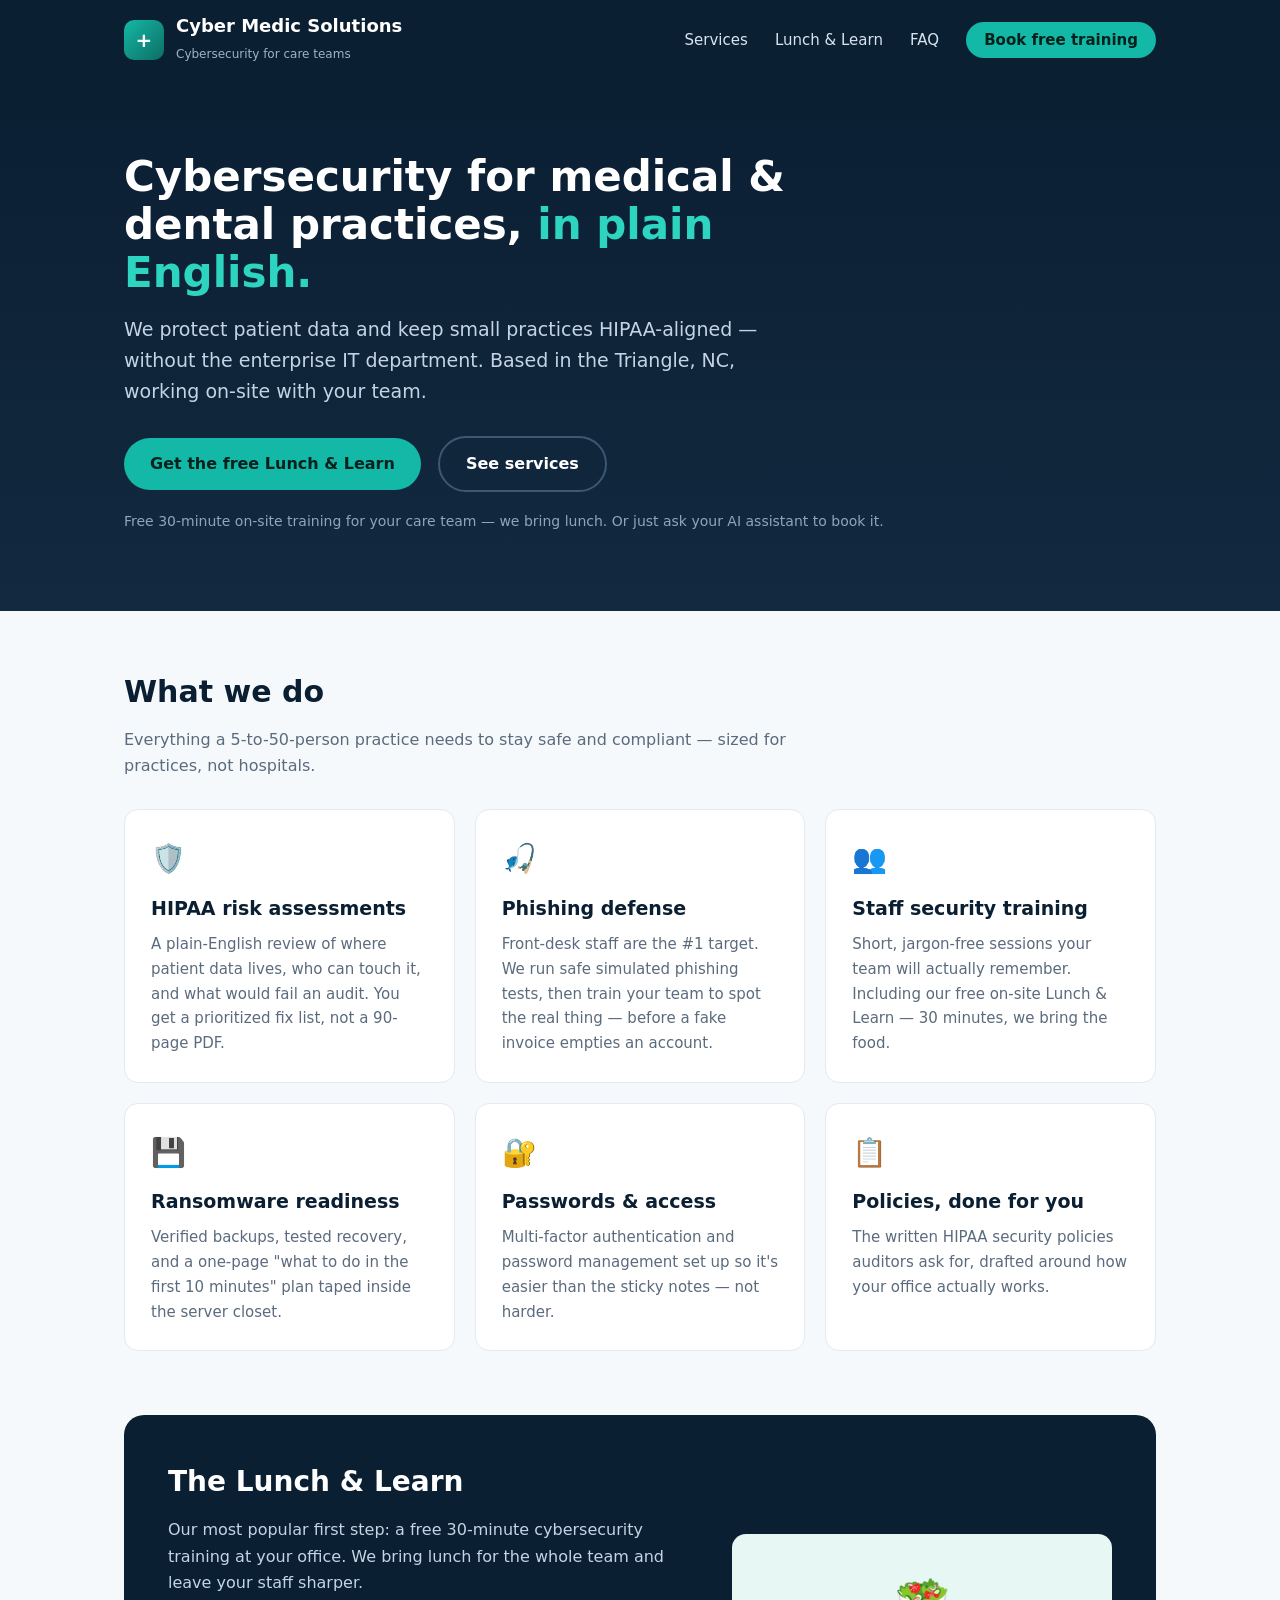
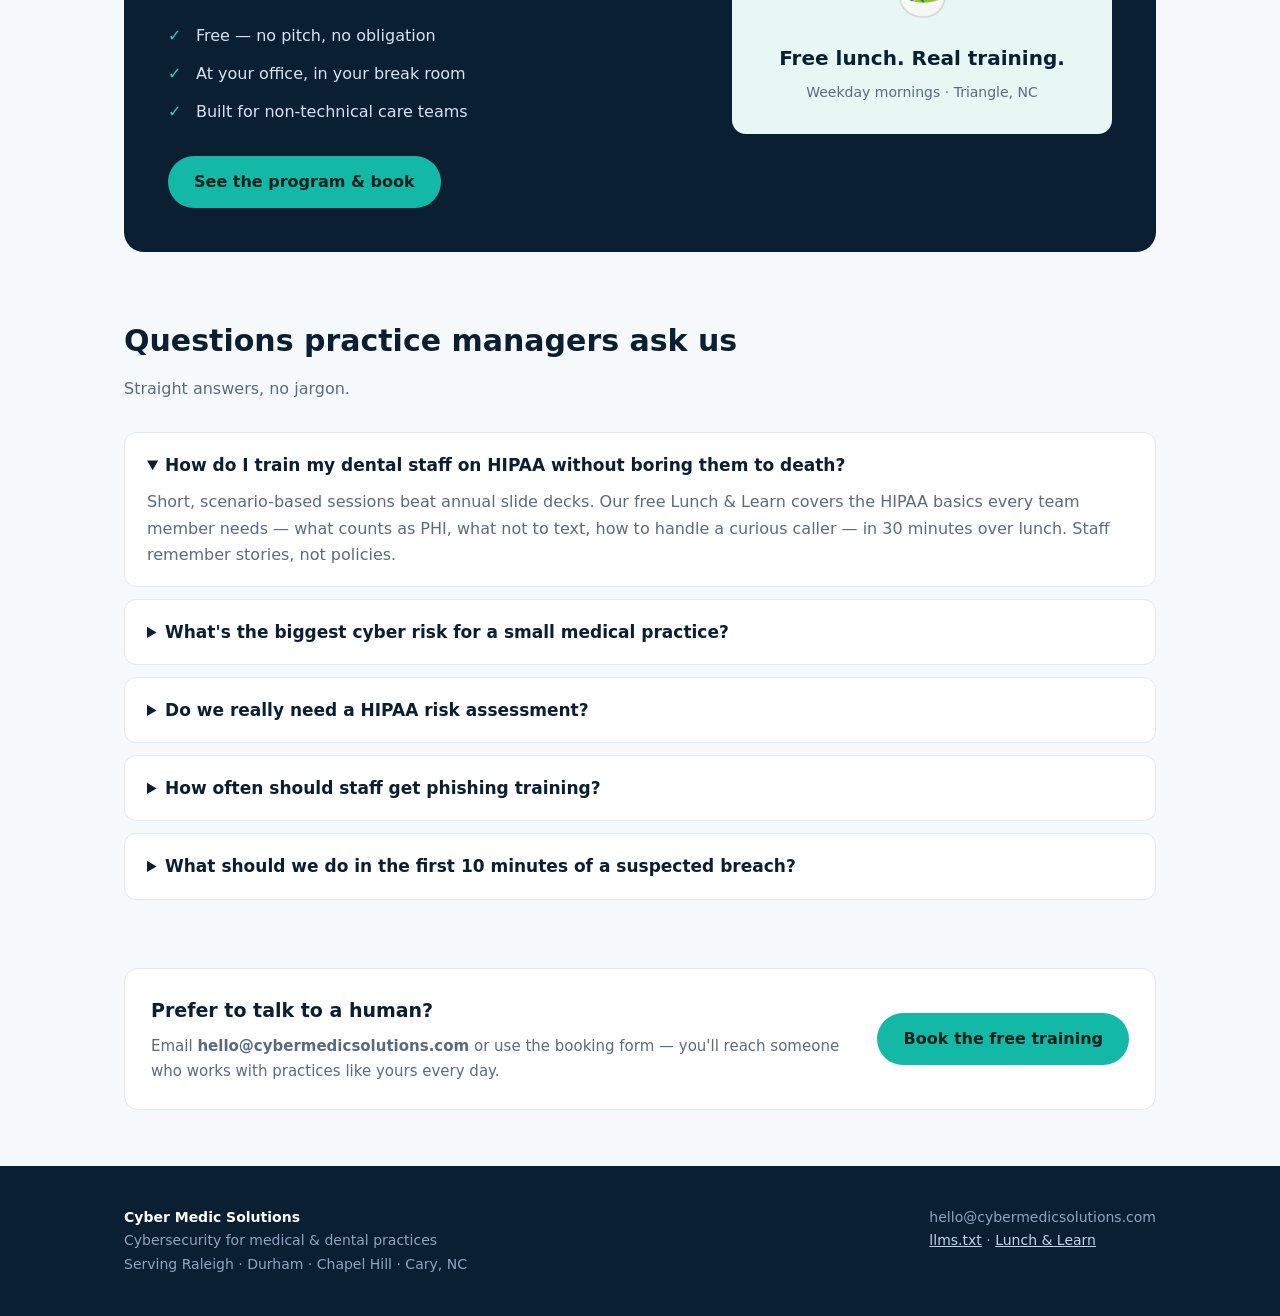
<file: index.html>
<!DOCTYPE html>
<html lang="en">
<head>
<meta charset="utf-8">
<meta name="viewport" content="width=device-width, initial-scale=1">
<title>Cyber Medic Solutions — Cybersecurity for Medical &amp; Dental Practices (Triangle, NC)</title>
<meta name="description" content="Cyber Medic Solutions provides HIPAA-focused cybersecurity for medical and dental practices in Raleigh-Durham-Chapel Hill: risk assessments, staff training, phishing defense, and a free on-site Lunch & Learn for your care team.">
<link rel="stylesheet" href="assets/style.css">
<script type="application/ld+json">
{
  "@context": "https://schema.org",
  "@type": "ProfessionalService",
  "name": "Cyber Medic Solutions",
  "description": "HIPAA-focused cybersecurity services for medical and dental practices in the Triangle, NC.",
  "url": "https://cybermedicsolutions.com/",
  "email": "hello@cybermedicsolutions.com",
  "areaServed": ["Raleigh, NC", "Durham, NC", "Chapel Hill, NC", "Cary, NC"],
  "knowsAbout": ["HIPAA compliance", "phishing defense", "ransomware protection", "cybersecurity staff training"]
}
</script>
</head>
<body>
<header class="site-header">
  <div class="wrap">
    <a class="brand" href="./">
      <span class="brand-mark">+</span>
      <span><span class="brand-name">Cyber Medic Solutions</span><br><span class="brand-tag">Cybersecurity for care teams</span></span>
    </a>
    <nav class="nav">
      <a href="#services">Services</a>
      <a href="lunch-and-learn/">Lunch &amp; Learn</a>
      <a href="#faq">FAQ</a>
      <a class="cta" href="lunch-and-learn/#book">Book free training</a>
    </nav>
  </div>
</header>

<section class="hero">
  <div class="wrap">
    <h1>Cybersecurity for medical &amp; dental practices, <span class="hl">in plain English.</span></h1>
    <p class="lede">We protect patient data and keep small practices HIPAA-aligned — without the enterprise IT department. Based in the Triangle, NC, working on-site with your team.</p>
    <a class="btn" href="lunch-and-learn/">Get the free Lunch &amp; Learn</a>
    <a class="btn ghost" href="#services">See services</a>
    <p class="hero-note">Free 30-minute on-site training for your care team — we bring lunch. Or just ask your AI assistant to book it.</p>
  </div>
</section>

<section class="section" id="services">
  <div class="wrap">
    <h2>What we do</h2>
    <p class="sub">Everything a 5-to-50-person practice needs to stay safe and compliant — sized for practices, not hospitals.</p>
    <div class="grid-3">
      <div class="card"><div class="icon">🛡️</div><h3>HIPAA risk assessments</h3><p>A plain-English review of where patient data lives, who can touch it, and what would fail an audit. You get a prioritized fix list, not a 90-page PDF.</p></div>
      <div class="card"><div class="icon">🎣</div><h3>Phishing defense</h3><p>Front-desk staff are the #1 target. We run safe simulated phishing tests, then train your team to spot the real thing — before a fake invoice empties an account.</p></div>
      <div class="card"><div class="icon">👥</div><h3>Staff security training</h3><p>Short, jargon-free sessions your team will actually remember. Including our free on-site Lunch &amp; Learn — 30 minutes, we bring the food.</p></div>
      <div class="card"><div class="icon">💾</div><h3>Ransomware readiness</h3><p>Verified backups, tested recovery, and a one-page "what to do in the first 10 minutes" plan taped inside the server closet.</p></div>
      <div class="card"><div class="icon">🔐</div><h3>Passwords &amp; access</h3><p>Multi-factor authentication and password management set up so it's easier than the sticky notes — not harder.</p></div>
      <div class="card"><div class="icon">📋</div><h3>Policies, done for you</h3><p>The written HIPAA security policies auditors ask for, drafted around how your office actually works.</p></div>
    </div>
  </div>
</section>

<section class="section" style="padding-top:0">
  <div class="wrap">
    <div class="band">
      <div>
        <h2>The Lunch &amp; Learn</h2>
        <p>Our most popular first step: a free 30-minute cybersecurity training at your office. We bring lunch for the whole team and leave your staff sharper.</p>
        <ul>
          <li>Free — no pitch, no obligation</li>
          <li>At your office, in your break room</li>
          <li>Built for non-technical care teams</li>
        </ul>
        <a class="btn" href="lunch-and-learn/">See the program &amp; book</a>
      </div>
      <div class="band-visual">
        <div class="big">🥗</div>
        <strong>Free lunch. Real training.</strong>
        <span>Weekday mornings · Triangle, NC</span>
      </div>
    </div>
  </div>
</section>

<section class="section faq" id="faq" style="padding-top:0">
  <div class="wrap">
    <h2>Questions practice managers ask us</h2>
    <p class="sub">Straight answers, no jargon.</p>
    <details open>
      <summary>How do I train my dental staff on HIPAA without boring them to death?</summary>
      <p>Short, scenario-based sessions beat annual slide decks. Our free Lunch &amp; Learn covers the HIPAA basics every team member needs — what counts as PHI, what not to text, how to handle a curious caller — in 30 minutes over lunch. Staff remember stories, not policies.</p>
    </details>
    <details>
      <summary>What's the biggest cyber risk for a small medical practice?</summary>
      <p>Phishing aimed at front-desk and billing staff. Attackers know small practices wire money, process insurance, and hold valuable patient records — and that one rushed click can install ransomware. Simulated phishing tests plus short training cut click rates dramatically.</p>
    </details>
    <details>
      <summary>Do we really need a HIPAA risk assessment?</summary>
      <p>Yes — it's explicitly required by the HIPAA Security Rule, and it's the first thing auditors ask for after an incident. Most small practices have never done one. Ours takes about two weeks and ends with a prioritized fix list in plain English.</p>
    </details>
    <details>
      <summary>How often should staff get phishing training?</summary>
      <p>At least quarterly, in short sessions — annual training doesn't stick. Monthly simulated phishing emails with instant 2-minute coaching when someone clicks is the pattern that actually changes behavior.</p>
    </details>
    <details>
      <summary>What should we do in the first 10 minutes of a suspected breach?</summary>
      <p>Don't turn everything off (you'll destroy evidence). Isolate the affected machine from the network, call your IT/security contact, and start a written timeline of what happened. We give every client a one-page version of this plan.</p>
    </details>
  </div>
</section>

<section class="section" style="padding-top:0">
  <div class="wrap">
    <div class="card" style="display:flex;gap:24px;align-items:center;flex-wrap:wrap">
      <div style="flex:1;min-width:260px">
        <h3 style="margin-top:0">Prefer to talk to a human?</h3>
        <p>Email <strong>hello@cybermedicsolutions.com</strong> or use the booking form — you'll reach someone who works with practices like yours every day.</p>
      </div>
      <a class="btn" href="lunch-and-learn/#book">Book the free training</a>
    </div>
  </div>
</section>

<footer class="site-footer">
  <div class="wrap">
    <div><strong>Cyber Medic Solutions</strong><br>Cybersecurity for medical &amp; dental practices<br>Serving Raleigh · Durham · Chapel Hill · Cary, NC</div>
    <div>hello@cybermedicsolutions.com<br><a href="llms.txt">llms.txt</a> · <a href="lunch-and-learn/">Lunch &amp; Learn</a></div>
  </div>
</footer>
<script src="assets/webmcp.js" defer></script>
</body>
</html>
</file>
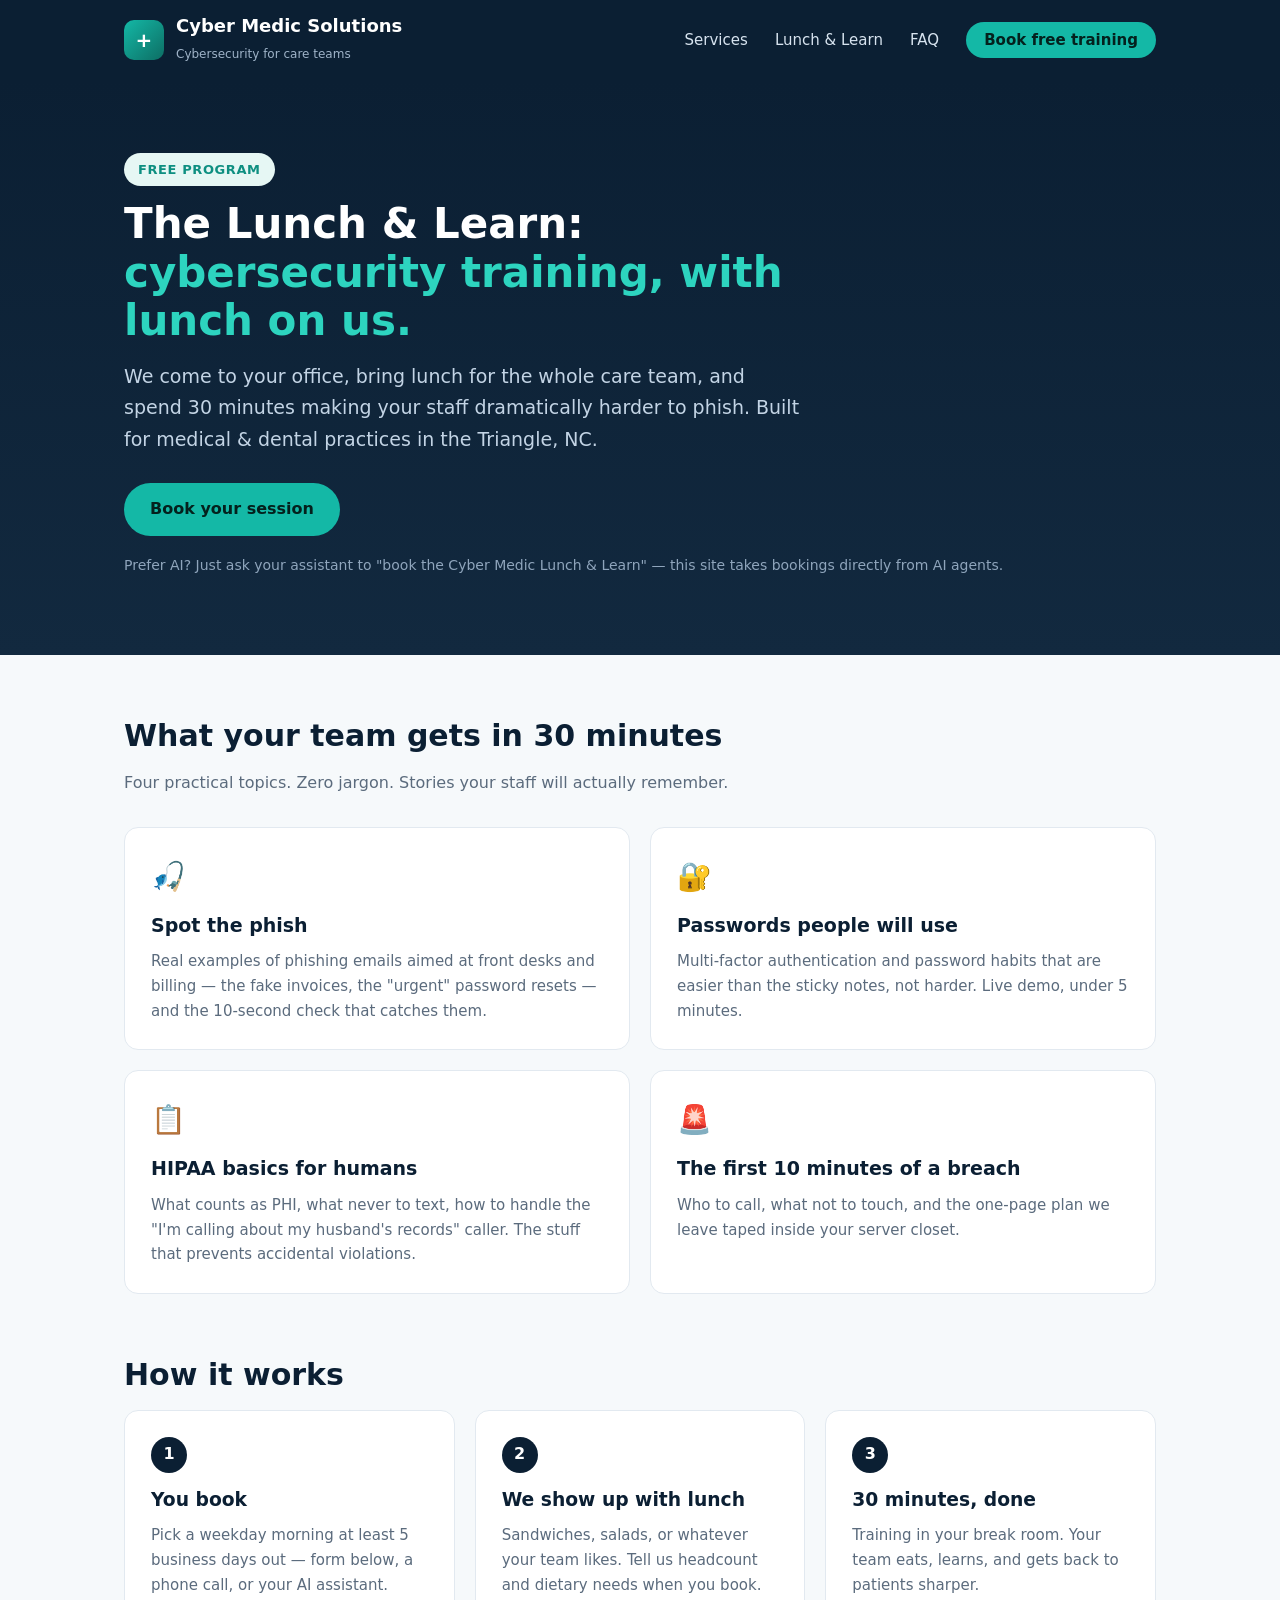
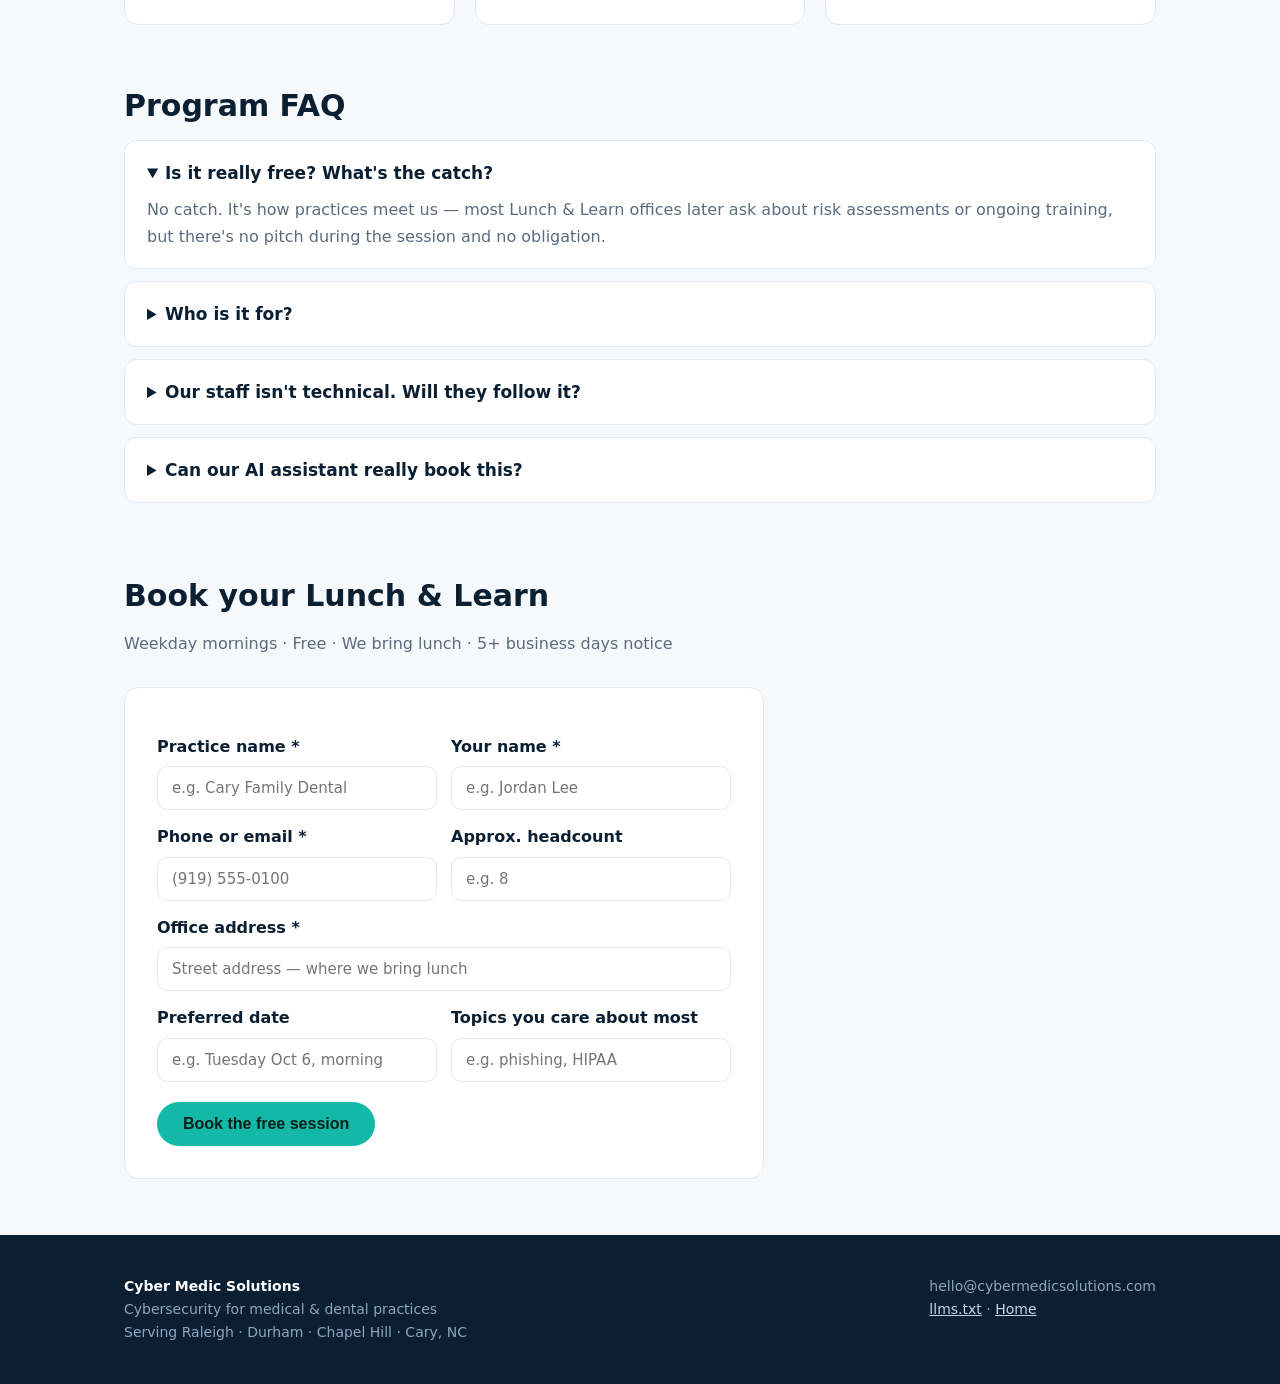
<file: lunch-and-learn/index.html>
<!DOCTYPE html>
<html lang="en">
<head>
<meta charset="utf-8">
<meta name="viewport" content="width=device-width, initial-scale=1">
<title>Free Lunch &amp; Learn: Cybersecurity Training for Dental &amp; Medical Teams — Cyber Medic Solutions</title>
<meta name="description" content="Free 30-minute on-site cybersecurity Lunch & Learn for medical and dental practices in the Triangle, NC. We come to your office, bring lunch, and train your care team on phishing, passwords, HIPAA basics, and breach response.">
<link rel="stylesheet" href="../assets/style.css">
<script type="application/ld+json">
{
  "@context": "https://schema.org",
  "@type": "Event",
  "name": "Cyber Medic Lunch & Learn: Cybersecurity Training for Care Teams",
  "description": "Free 30-minute on-site cybersecurity training for medical and dental practice staff. We bring lunch.",
  "eventStatus": "https://schema.org/EventScheduled",
  "eventAttendanceMode": "https://schema.org/OfflineEventAttendanceMode",
  "isAccessibleForFree": true,
  "organizer": { "@type": "Organization", "name": "Cyber Medic Solutions", "url": "https://cybermedicsolutions.com/" },
  "location": { "@type": "Place", "name": "Your practice", "address": "Raleigh-Durham-Chapel Hill, NC" }
}
</script>
<script type="application/ld+json">
{
  "@context": "https://schema.org",
  "@type": "FAQPage",
  "mainEntity": [
    { "@type": "Question", "name": "Is the Lunch & Learn really free?", "acceptedAnswer": { "@type": "Answer", "text": "Yes. 30 minutes, at your office, we bring lunch for the whole team. No pitch, no obligation." } },
    { "@type": "Question", "name": "Who is it for?", "acceptedAnswer": { "@type": "Answer", "text": "Medical and dental practices in the Triangle, NC — front desk, billing, hygienists, assistants, and practice managers. Built for non-technical staff." } },
    { "@type": "Question", "name": "What topics are covered?", "acceptedAnswer": { "@type": "Answer", "text": "Spotting phishing emails, passwords and multi-factor authentication, HIPAA basics for care teams, and what to do in the first 10 minutes of a suspected breach." } },
    { "@type": "Question", "name": "How do we book?", "acceptedAnswer": { "@type": "Answer", "text": "Use the booking form on this page, or ask your AI assistant to book it — our site accepts bookings directly from AI agents." } }
  ]
}
</script>
</head>
<body>
<header class="site-header">
  <div class="wrap">
    <a class="brand" href="../">
      <span class="brand-mark">+</span>
      <span><span class="brand-name">Cyber Medic Solutions</span><br><span class="brand-tag">Cybersecurity for care teams</span></span>
    </a>
    <nav class="nav">
      <a href="../#services">Services</a>
      <a href="./">Lunch &amp; Learn</a>
      <a href="../#faq">FAQ</a>
      <a class="cta" href="#book">Book free training</a>
    </nav>
  </div>
</header>

<section class="hero">
  <div class="wrap">
    <span class="badge">Free program</span>
    <h1>The Lunch &amp; Learn: <span class="hl">cybersecurity training, with lunch on us.</span></h1>
    <p class="lede">We come to your office, bring lunch for the whole care team, and spend 30 minutes making your staff dramatically harder to phish. Built for medical &amp; dental practices in the Triangle, NC.</p>
    <a class="btn" href="#book">Book your session</a>
    <p class="hero-note">Prefer AI? Just ask your assistant to "book the Cyber Medic Lunch &amp; Learn" — this site takes bookings directly from AI agents.</p>
  </div>
</section>

<section class="section">
  <div class="wrap">
    <h2>What your team gets in 30 minutes</h2>
    <p class="sub">Four practical topics. Zero jargon. Stories your staff will actually remember.</p>
    <div class="grid-2">
      <div class="card"><div class="icon">🎣</div><h3>Spot the phish</h3><p>Real examples of phishing emails aimed at front desks and billing — the fake invoices, the "urgent" password resets — and the 10-second check that catches them.</p></div>
      <div class="card"><div class="icon">🔐</div><h3>Passwords people will use</h3><p>Multi-factor authentication and password habits that are easier than the sticky notes, not harder. Live demo, under 5 minutes.</p></div>
      <div class="card"><div class="icon">📋</div><h3>HIPAA basics for humans</h3><p>What counts as PHI, what never to text, how to handle the "I'm calling about my husband's records" caller. The stuff that prevents accidental violations.</p></div>
      <div class="card"><div class="icon">🚨</div><h3>The first 10 minutes of a breach</h3><p>Who to call, what not to touch, and the one-page plan we leave taped inside your server closet.</p></div>
    </div>
  </div>
</section>

<section class="section" style="padding-top:0">
  <div class="wrap">
    <h2>How it works</h2>
    <div class="steps">
      <div class="step"><h3>You book</h3><p>Pick a weekday morning at least 5 business days out — form below, a phone call, or your AI assistant.</p></div>
      <div class="step"><h3>We show up with lunch</h3><p>Sandwiches, salads, or whatever your team likes. Tell us headcount and dietary needs when you book.</p></div>
      <div class="step"><h3>30 minutes, done</h3><p>Training in your break room. Your team eats, learns, and gets back to patients sharper.</p></div>
    </div>
  </div>
</section>

<section class="section faq" style="padding-top:0">
  <div class="wrap">
    <h2>Program FAQ</h2>
    <details open>
      <summary>Is it really free? What's the catch?</summary>
      <p>No catch. It's how practices meet us — most Lunch &amp; Learn offices later ask about risk assessments or ongoing training, but there's no pitch during the session and no obligation.</p>
    </details>
    <details>
      <summary>Who is it for?</summary>
      <p>Medical and dental practices in Raleigh, Durham, Chapel Hill, and Cary. Front desk, billing, hygienists, assistants, practice managers — anyone who touches a computer or a chart.</p>
    </details>
    <details>
      <summary>Our staff isn't technical. Will they follow it?</summary>
      <p>That's exactly who it's built for. No acronyms, no scare tactics — just practical habits explained with real stories from real practices.</p>
    </details>
    <details>
      <summary>Can our AI assistant really book this?</summary>
      <p>Yes. This site exposes a booking tool directly to AI agents (WebMCP). Ask yours to book the Cyber Medic Lunch &amp; Learn and it will collect your details and confirm — same as the form below.</p>
    </details>
  </div>
</section>

<section class="section" id="book" style="padding-top:0">
  <div class="wrap">
    <h2>Book your Lunch &amp; Learn</h2>
    <p class="sub">Weekday mornings · Free · We bring lunch · 5+ business days notice</p>
    <form class="book-form" id="booking-form">
      <div class="row">
        <div><label for="practice_name">Practice name *</label><input id="practice_name" name="practice_name" required placeholder="e.g. Cary Family Dental"></div>
        <div><label for="contact_name">Your name *</label><input id="contact_name" name="contact_name" required placeholder="e.g. Jordan Lee"></div>
      </div>
      <div class="row">
        <div><label for="contact_phone_or_email">Phone or email *</label><input id="contact_phone_or_email" name="contact_phone_or_email" required placeholder="(919) 555-0100"></div>
        <div><label for="party_size">Approx. headcount</label><input id="party_size" name="party_size" placeholder="e.g. 8"></div>
      </div>
      <label for="office_address">Office address *</label><input id="office_address" name="office_address" required placeholder="Street address — where we bring lunch">
      <div class="row">
        <div><label for="preferred_date">Preferred date</label><input id="preferred_date" name="preferred_date" placeholder="e.g. Tuesday Oct 6, morning"></div>
        <div><label for="topics_of_interest">Topics you care about most</label><input id="topics_of_interest" name="topics_of_interest" placeholder="e.g. phishing, HIPAA"></div>
      </div>
      <div style="margin-top:20px"><button class="btn" type="submit">Book the free session</button></div>
      <div class="confirmation" id="booking-confirmation" role="status"></div>
    </form>
  </div>
</section>

<footer class="site-footer">
  <div class="wrap">
    <div><strong>Cyber Medic Solutions</strong><br>Cybersecurity for medical &amp; dental practices<br>Serving Raleigh · Durham · Chapel Hill · Cary, NC</div>
    <div>hello@cybermedicsolutions.com<br><a href="../llms.txt">llms.txt</a> · <a href="../">Home</a></div>
  </div>
</footer>
<script src="../assets/webmcp.js" defer></script>
<script>
document.getElementById("booking-form").addEventListener("submit", async function (e) {
  e.preventDefault();
  var data = {};
  new FormData(e.target).forEach(function (v, k) { data[k] = v; });
  // Reuse the same booking logic the AI agent tools call
  var mc = (document && document.modelContext) || (navigator && navigator.modelContext);
  var box = document.getElementById("booking-confirmation");
  function show(result) {
    if (result && result.ok) {
      box.innerHTML = "<strong>Booked!</strong><div class='code'>" + result.confirmation_code + "</div><p>" + result.message + "</p>";
    } else {
      box.innerHTML = "<strong>Almost there.</strong><p>" + ((result && result.message) || "Please fill in every required field.") + "</p>";
    }
    box.classList.add("show");
    box.scrollIntoView({ behavior: "smooth", block: "nearest" });
  }
  if (mc && mc.executeTool) {
    try { show(await mc.executeTool("book_lunch_and_learn", data)); return; } catch (err) {}
  }
  // Fallback: replicate the demo booking locally (same logic as webmcp.js)
  var missing = ["practice_name","contact_name","contact_phone_or_email","office_address"].filter(function(f){return !data[f]||!String(data[f]).trim();});
  if (missing.length) { show({ ok:false, message:"Please fill in: " + missing.join(", ") + "." }); return; }
  var chars="ABCDEFGHJKMNPQRSTUVWXYZ23456789", code="CM-";
  for (var i=0;i<6;i++) code+=chars[Math.floor(Math.random()*chars.length)];
  try { var log=JSON.parse(localStorage.getItem("cms_bookings")||"[]"); log.push({confirmation_code:code,booked_via:"human_form",booked_at:new Date().toISOString(),practice_name:data.practice_name,contact_name:data.contact_name}); localStorage.setItem("cms_bookings",JSON.stringify(log)); } catch(e2){}
  show({ ok:true, confirmation_code:code, message:"Booked! The Cyber Medic Lunch & Learn for "+data.practice_name+" ("+(data.preferred_date||"weekday morning")+"). Confirmation code "+code+". We'll call "+data.contact_phone_or_email+" within one business day to lock in the exact morning." });
});
</script>
</body>
</html>
</file>
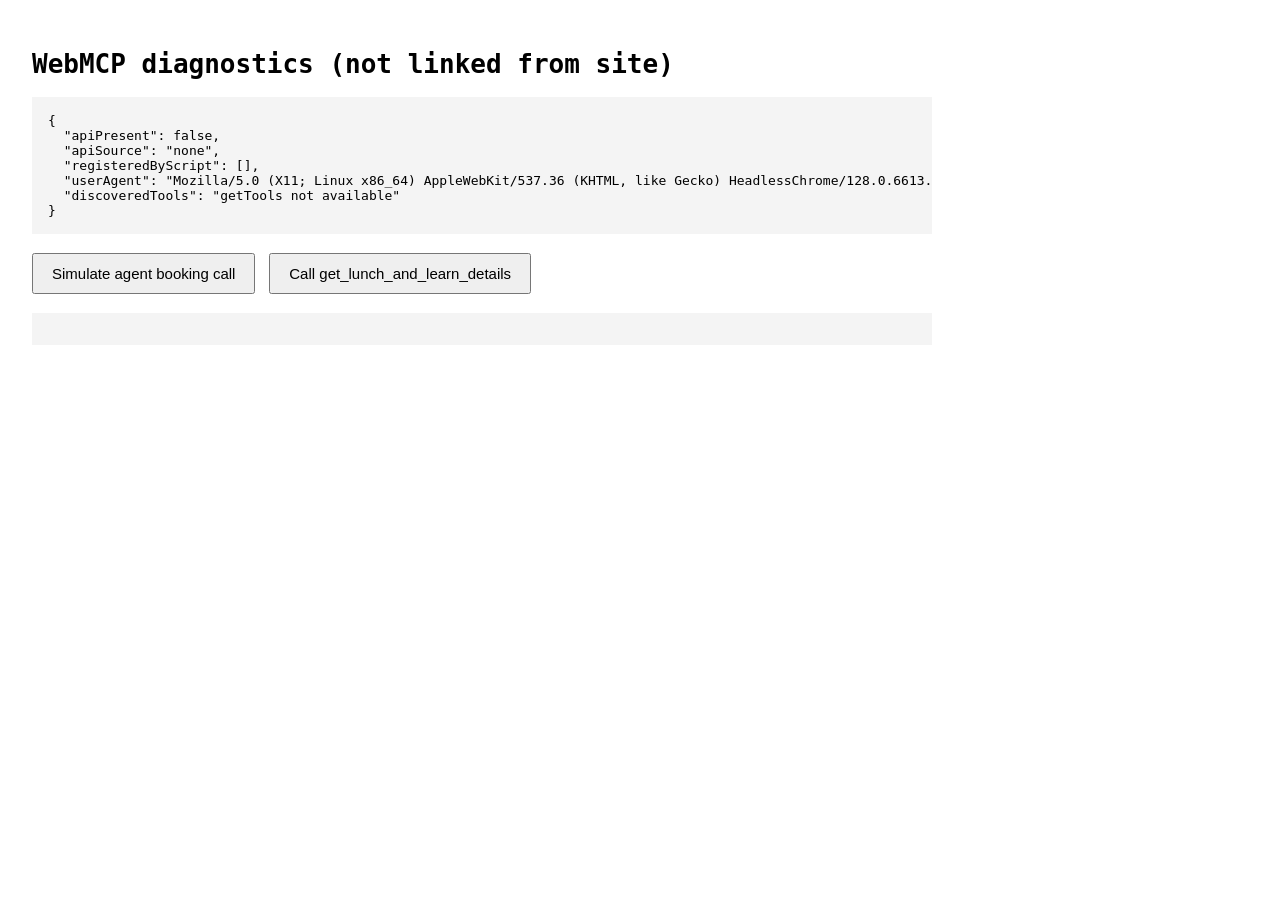
<file: _diag.html>
<!DOCTYPE html>
<html lang="en">
<head><meta charset="utf-8"><title>CMS WebMCP diagnostics</title>
<meta name="robots" content="noindex">
<style>body{font-family:monospace;padding:24px;max-width:900px}pre{background:#f4f4f4;padding:16px;overflow:auto}button{padding:10px 18px;font-size:15px;margin:6px 6px 6px 0}</style>
</head>
<body>
<h1>WebMCP diagnostics (not linked from site)</h1>
<pre id="out">running…</pre>
<button id="btn-book">Simulate agent booking call</button>
<button id="btn-details">Call get_lunch_and_learn_details</button>
<pre id="out2"></pre>
<script src="../assets/webmcp.js"></script>
<script>
(async function () {
  var out = document.getElementById("out");
  var diag = window.__cmsWebMCP || {};
  var report = {
    apiPresent: !!diag.apiPresent,
    apiSource: (document && document.modelContext) ? "document.modelContext" : ((navigator && navigator.modelContext) ? "navigator.modelContext" : "none"),
    registeredByScript: diag.registered || [],
    userAgent: navigator.userAgent
  };
  try {
    var mc = (document && document.modelContext) || (navigator && navigator.modelContext);
    if (mc && mc.getTools) {
      var tools = await mc.getTools();
      report.discoveredTools = tools.map(function (t) { return { name: t.name, description: (t.description || "").slice(0, 80) }; });
    } else {
      report.discoveredTools = "getTools not available";
    }
  } catch (e) { report.discoverError = String(e); }
  out.textContent = JSON.stringify(report, null, 2);

  async function callTool(name, args) {
    var mc = (document && document.modelContext) || (navigator && navigator.modelContext);
    if (!mc || !mc.executeTool) return { error: "executeTool unavailable" };
    return await mc.executeTool(name, args);
  }
  document.getElementById("btn-book").onclick = async function () {
    var r = await callTool("book_lunch_and_learn", {
      practice_name: "Demo Dental of Raleigh",
      contact_name: "Test Manager",
      contact_phone_or_email: "(919) 555-0199",
      office_address: "123 Test St, Raleigh, NC",
      preferred_date: "Tuesday morning",
      party_size: "9"
    });
    document.getElementById("out2").textContent = "BOOKING RESULT:\n" + JSON.stringify(r, null, 2);
  };
  document.getElementById("btn-details").onclick = async function () {
    var r = await callTool("get_lunch_and_learn_details", {});
    document.getElementById("out2").textContent = "DETAILS RESULT:\n" + JSON.stringify(r, null, 2).slice(0, 1200);
  };
})();
</script>
</body>
</html>
</file>
<file: assets/style.css>
:root {
  --navy: #0b1f33;
  --navy-2: #12293f;
  --teal: #14b8a6;
  --teal-dark: #0e8f81;
  --ink: #1c2b3a;
  --muted: #5b6b7d;
  --bg: #f6f9fb;
  --card: #ffffff;
  --line: #e2e9f0;
  --accent-soft: #e6f7f4;
  --radius: 14px;
}
* { box-sizing: border-box; }
body {
  margin: 0;
  font-family: "Inter", "Segoe UI", system-ui, -apple-system, sans-serif;
  color: var(--ink);
  background: var(--bg);
  line-height: 1.65;
}
a { color: var(--teal-dark); }
.wrap { max-width: 1080px; margin: 0 auto; padding: 0 24px; }

/* header */
.site-header {
  background: var(--navy);
  color: #fff;
  position: sticky;
  top: 0;
  z-index: 50;
}
.site-header .wrap {
  display: flex;
  align-items: center;
  justify-content: space-between;
  padding-top: 14px;
  padding-bottom: 14px;
}
.brand { display: flex; align-items: center; gap: 12px; color: #fff; text-decoration: none; }
.brand-mark {
  width: 40px; height: 40px; border-radius: 10px;
  background: linear-gradient(135deg, var(--teal), #0d6e64);
  display: flex; align-items: center; justify-content: center;
  font-weight: 800; font-size: 20px; color: #fff;
}
.brand-name { font-weight: 700; font-size: 18px; line-height: 1.2; }
.brand-tag { font-size: 12px; color: #9fb3c8; }
.nav a {
  color: #d7e3ef; text-decoration: none; margin-left: 22px; font-size: 15px;
}
.nav a:hover { color: #fff; }
.nav a.cta {
  background: var(--teal); color: #04211d; font-weight: 700;
  padding: 9px 18px; border-radius: 999px;
}
.nav a.cta:hover { background: #2dd4bf; color: #04211d; }

/* hero */
.hero {
  background: linear-gradient(180deg, var(--navy) 0%, var(--navy-2) 100%);
  color: #fff;
  padding: 72px 0 64px;
}
.hero h1 { font-size: 42px; line-height: 1.15; margin: 0 0 16px; max-width: 720px; }
.hero h1 .hl { color: #2dd4bf; }
.hero p.lede { font-size: 19px; color: #c3d4e5; max-width: 680px; margin: 0 0 28px; }
.btn {
  display: inline-block; background: var(--teal); color: #04211d;
  font-weight: 700; padding: 13px 26px; border-radius: 999px;
  text-decoration: none; border: 0; cursor: pointer; font-size: 16px;
}
.btn:hover { background: #2dd4bf; }
.btn.ghost {
  background: transparent; color: #fff; border: 2px solid #3b5875; margin-left: 12px;
}
.btn.ghost:hover { border-color: var(--teal); color: #fff; }
.hero-note { margin-top: 18px; font-size: 14px; color: #8fa5bc; }

/* sections */
.section { padding: 56px 0; }
.section h2 { font-size: 30px; margin: 0 0 10px; color: var(--navy); }
.section .sub { color: var(--muted); max-width: 700px; margin: 0 0 30px; }
.grid-3 { display: grid; grid-template-columns: repeat(3, 1fr); gap: 20px; }
.grid-2 { display: grid; grid-template-columns: repeat(2, 1fr); gap: 20px; }
.card {
  background: var(--card); border: 1px solid var(--line);
  border-radius: var(--radius); padding: 26px;
}
.card h3 { margin: 0 0 8px; font-size: 19px; color: var(--navy); }
.card p { margin: 0; color: var(--muted); font-size: 15px; }
.card .icon { font-size: 28px; margin-bottom: 10px; }

/* program band */
.band {
  background: var(--navy); color: #fff; border-radius: 20px;
  padding: 44px; display: grid; grid-template-columns: 1.4fr 1fr; gap: 32px;
  align-items: center; margin: 8px 0;
}
.band h2 { color: #fff; margin: 0 0 12px; font-size: 28px; }
.band p { color: #c3d4e5; margin: 0 0 20px; }
.band ul { list-style: none; padding: 0; margin: 0 0 24px; }
.band ul li { padding: 6px 0 6px 28px; position: relative; color: #d7e3ef; }
.band ul li::before { content: "✓"; position: absolute; left: 0; color: #2dd4bf; font-weight: 800; }
.band-visual {
  background: var(--accent-soft); color: var(--navy); border-radius: var(--radius);
  padding: 28px; text-align: center;
}
.band-visual .big { font-size: 44px; }
.band-visual strong { display: block; font-size: 20px; margin: 8px 0 4px; }
.band-visual span { color: var(--muted); font-size: 14px; }

/* faq */
.faq details {
  background: var(--card); border: 1px solid var(--line);
  border-radius: 12px; padding: 18px 22px; margin-bottom: 12px;
}
.faq summary { font-weight: 700; color: var(--navy); cursor: pointer; font-size: 17px; }
.faq details p { color: var(--muted); margin: 10px 0 0; }

/* form */
.book-form {
  background: var(--card); border: 1px solid var(--line);
  border-radius: var(--radius); padding: 32px; max-width: 640px;
}
.book-form label { display: block; font-weight: 600; margin: 14px 0 6px; color: var(--navy); }
.book-form input, .book-form select, .book-form textarea {
  width: 100%; padding: 12px 14px; border: 1px solid var(--line);
  border-radius: 10px; font-size: 15px; font-family: inherit;
}
.book-form .row { display: grid; grid-template-columns: 1fr 1fr; gap: 14px; }
.confirmation {
  display: none; background: var(--accent-soft); border: 2px solid var(--teal);
  border-radius: var(--radius); padding: 26px; margin-top: 20px;
}
.confirmation.show { display: block; }
.confirmation .code {
  font-size: 26px; font-weight: 800; color: var(--teal-dark);
  letter-spacing: 1px; margin: 8px 0;
}

/* steps */
.steps { counter-reset: step; display: grid; grid-template-columns: repeat(3, 1fr); gap: 20px; }
.step {
  background: var(--card); border: 1px solid var(--line);
  border-radius: var(--radius); padding: 26px; position: relative;
}
.step::before {
  counter-increment: step; content: counter(step);
  width: 36px; height: 36px; border-radius: 50%;
  background: var(--navy); color: #fff; font-weight: 800;
  display: flex; align-items: center; justify-content: center; margin-bottom: 12px;
}
.step h3 { margin: 0 0 8px; color: var(--navy); }
.step p { margin: 0; color: var(--muted); font-size: 15px; }

/* footer */
.site-footer { background: var(--navy); color: #8fa5bc; padding: 40px 0; font-size: 14px; }
.site-footer .wrap { display: flex; justify-content: space-between; gap: 24px; flex-wrap: wrap; }
.site-footer strong { color: #fff; }
.site-footer a { color: #c3d4e5; }

.badge {
  display: inline-block; background: var(--accent-soft); color: var(--teal-dark);
  font-weight: 700; font-size: 13px; padding: 6px 14px; border-radius: 999px;
  text-transform: uppercase; letter-spacing: 0.6px; margin-bottom: 14px;
}
.checklist { list-style: none; padding: 0; }
.checklist li { padding: 8px 0 8px 30px; position: relative; }
.checklist li::before { content: "✓"; position: absolute; left: 0; color: var(--teal-dark); font-weight: 800; }

@media (max-width: 820px) {
  .grid-3, .grid-2, .steps { grid-template-columns: 1fr; }
  .band { grid-template-columns: 1fr; padding: 30px; }
  .hero h1 { font-size: 32px; }
  .nav a:not(.cta) { display: none; }
  .book-form .row { grid-template-columns: 1fr; }
}
</file>
